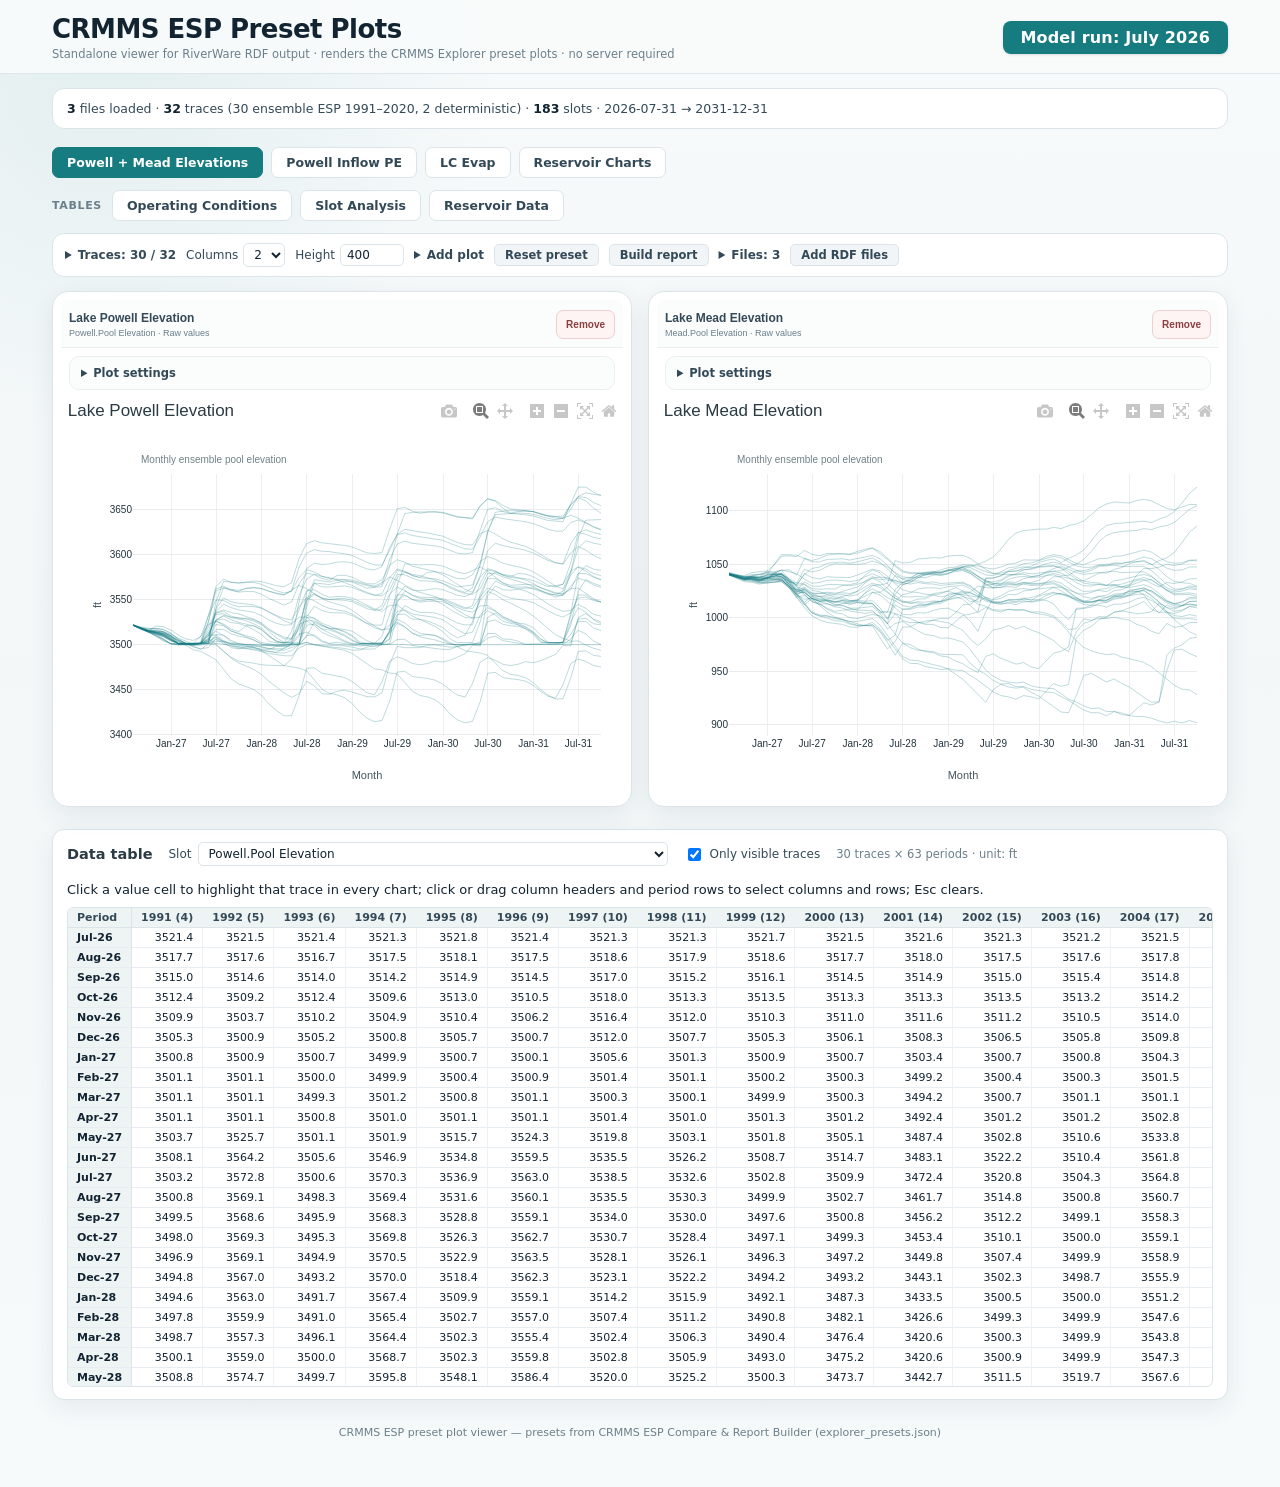
<file: index.html>
<!DOCTYPE html>
<html lang="en">
<head>
<meta charset="utf-8">
<meta name="viewport" content="width=device-width, initial-scale=1">
<title>CRMMS ESP Preset Plots</title>
<style>
  :root {
    --ink: #122331;
    --ink-soft: #334957;
    --ink-faint: #6b7f8b;
    --line: #dbe5e9;
    --line-soft: #eaf0f2;
    --panel: #ffffff;
    --bg: #f7fafb;
    --accent: #167c80;
    --warn: #ad6a20;
    --error: #a84d4d;
    --ok: #2e7d43;
    --shadow-sm: 0 8px 24px rgba(28, 56, 70, .08);
  }
  * { box-sizing: border-box; }
  html, body { margin: 0; padding: 0; }
  body {
    font-family: Inter, ui-sans-serif, system-ui, -apple-system, BlinkMacSystemFont, "Segoe UI", sans-serif;
    background:
      radial-gradient(circle at 8% 3%, rgba(22, 124, 128, .09), transparent 25rem),
      linear-gradient(180deg, #f7fafb 0, #f3f7f8 42rem, #f7fafb 100%);
    color: var(--ink);
    font-size: 13px;
    padding-bottom: 48px;
    -webkit-font-smoothing: antialiased;
  }
  header {
    background: rgba(250, 252, 252, .86);
    border-bottom: 1px solid rgba(219, 229, 233, .9);
    padding: 14px 22px 12px;
  }
  header .header-row {
    display: flex;
    align-items: center;
    justify-content: space-between;
    gap: 20px;
    flex-wrap: wrap;
  }
  header .header-left {
    flex: 1 1 auto;
  }
  header .header-right {
    flex: 0 0 auto;
    display: flex;
    align-items: center;
    gap: 16px;
  }
  header h1 {
    margin: 0;
    font-size: 26px;
    font-weight: 700;
    color: var(--ink);
    letter-spacing: -0.02em;
  }
  header .tagline {
    margin-top: 3px;
    font-size: 11.5px;
    color: var(--ink-faint);
  }
  .run-badge {
    display: none;
    font-size: 16px;
    font-weight: 700;
    color: #fff;
    background: var(--accent);
    border-radius: 8px;
    padding: 7px 18px;
    letter-spacing: 0.01em;
    box-shadow: 0 1px 3px rgba(0,0,0,0.12);
    white-space: nowrap;
  }
  .docs-link {
    display: inline-block;
    margin: 8px 0 0 0;
    font-size: 12px;
    font-weight: 600;
    color: var(--accent);
    text-decoration: none;
    border-bottom: 1px dotted var(--accent);
  }
  .docs-link:hover { color: #116366; }
  .wrap { max-width: 1220px; margin: 0 auto; padding: 0 22px; }

  #statusPanel { margin-top: 14px; }
  .status-card {
    background: var(--panel);
    border: 1px solid var(--line);
    border-radius: 12px;
    padding: 10px 14px;
    margin-bottom: 12px;
    font-size: 12.5px;
    line-height: 1.55;
  }
  .status-card.loading { color: var(--ink-soft); }
  .status-card.error { border-color: #e5b5b0; background: #fdf6f5; color: var(--error); }
  .status-card.summary { color: var(--ink-soft); }
  .status-card.summary b { color: var(--ink); }
  .warn-line { color: var(--warn); }
  .conflict-line { color: var(--error); }

  #dropZone {
    display: none;
    margin-top: 16px;
    border: 2px dashed #a9bcc4;
    border-radius: 12px;
    background: var(--panel);
    padding: 42px 20px;
    text-align: center;
    color: var(--ink-soft);
    cursor: pointer;
  }
  #dropZone.dragover { border-color: var(--accent); background: #f0f7f7; }
  #dropZone h2 { margin: 0 0 6px; font-size: 15px; font-weight: 600; color: var(--ink); }
  #dropZone p { margin: 4px 0; font-size: 12px; color: var(--ink-faint); }
  #dropZone input[type=file] { display: none; }
  #dropZone .browse {
    display: inline-block; margin-top: 10px; padding: 7px 16px;
    background: var(--accent); color: #fff; border-radius: 6px;
    font-size: 12.5px; font-weight: 600;
  }

  #presetBar {
    display: none;
    margin: 18px 0 12px;
    flex-wrap: wrap;
    gap: 8px;
  }
  #presetBar button {
    font-family: inherit;
    font-size: 12.5px;
    font-weight: 600;
    color: var(--ink-soft);
    background: var(--panel);
    border: 1px solid var(--line);
    border-radius: 7px;
    padding: 7px 14px;
    cursor: pointer;
  }
  #presetBar button:hover { border-color: var(--accent); color: var(--accent); }
  #presetBar button.active { background: var(--accent); border-color: var(--accent); color: #fff; }
  #tablePresetBar {
    display: none;
    margin: 0 0 12px;
    flex-wrap: wrap;
    align-items: center;
    gap: 8px;
  }
  #tablePresetBar .bar-label {
    font-size: 11px;
    font-weight: 800;
    text-transform: uppercase;
    letter-spacing: .06em;
    color: var(--ink-faint);
    margin-right: 2px;
  }
  #tablePresetBar button {
    font-family: inherit;
    font-size: 12.5px;
    font-weight: 600;
    color: var(--ink-soft);
    background: var(--panel);
    border: 1px solid var(--line);
    border-radius: 7px;
    padding: 7px 14px;
    cursor: pointer;
  }
  #tablePresetBar button:hover { border-color: var(--accent); color: var(--accent); }
  #tablePresetBar button.active { background: var(--navy, #0b3144); border-color: var(--navy, #0b3144); color: #fff; }

  /* custom table blocks */
  /* Reservoir Data / Reservoir Charts cards */
  .res-card {
    display: flex; flex-direction: column; align-items: flex-start; gap: 6px;
    background: var(--panel); border: 1px solid var(--line); border-radius: 12px;
    box-shadow: var(--shadow-sm); padding: 14px 16px;
    font-family: inherit; text-align: left;
  }
  .res-card-name { font-size: 15px; font-weight: 800; color: var(--ink); cursor: pointer; display: flex; align-items: baseline; gap: 6px; }
  .res-card-name:hover { color: var(--accent, #177c80); }
  .res-card-name .res-chevron { color: var(--ink-faint); font-size: 12px; }
  .res-card-name .res-card-count { margin-left: auto; font-weight: 400; }
  .res-card-open { border-color: var(--accent, #177c80); background: #f4fafb; }
  .res-check {
    display: flex; align-items: center; gap: 7px;
    font-size: 12px; color: var(--ink-soft); cursor: pointer; user-select: none;
  }
  .res-check input { width: auto; accent-color: #177c80; }
  .res-chip {
    font-size: 10.5px; color: var(--ink-soft); background: #eef3f4;
    border: 1px solid var(--line-soft); border-radius: 20px; padding: 2px 9px;
  }
  .table-block {
    background: var(--panel);
    border: 1px solid var(--line);
    border-radius: 12px;
    box-shadow: var(--shadow-sm);
    padding: 12px 14px;
    margin-bottom: 16px;
    min-width: 0;  /* grid items must be allowed to shrink; the scroll wrapper scrolls */
  }
  .table-block-head { display: flex; align-items: baseline; justify-content: space-between; gap: 14px; flex-wrap: wrap; margin-bottom: 8px; }
  .table-block-head strong { font-size: 14px; color: var(--ink); }
  .table-block-head .table-block-sub { font-size: 11px; color: var(--ink-faint); }
  .table-block-head .table-remove { margin-left: auto; color: #a8443f; border-color: #e4c6c3; }
  .table-block-head .table-remove:hover { background: #faf0ef; }
  .add-slot-row { display: flex; align-items: center; gap: 10px; margin-bottom: 14px; flex-wrap: wrap; }
  .add-slot-row select { max-width: 340px; }
  .table-block .dt-scroll { border-radius: 8px; }
  .total-col { background: #f6f9fa; color: var(--ink-soft); }
  .dt-controls { display: flex; align-items: center; gap: 16px; flex-wrap: wrap; }
  #dataTableSection.dt-highlight .dt-controls { display: none; }
  .dt-slot-heading {
    margin: 14px 0 6px; font-size: 12.5px; font-weight: 700; color: var(--ink-soft);
  }
  .dt-slot-heading small { font-weight: 400; color: var(--ink-faint); }
  .filters-panel { margin: 8px; border: 1px solid var(--line-soft); border-radius: 10px; background: #fbfcfc; }
  .filters-panel > summary { padding: 8px 11px; font-weight: 800; cursor: pointer; font-size: 11.5px; color: var(--ink-soft); }
  /* compact 7-column layout: controls hug the left in ~2 rows */
  .filters-grid { display: grid; grid-template-columns: repeat(7, max-content); gap: 8px 10px; align-items: end; justify-content: start; padding: 4px 11px 12px; }
  .filters-grid label { display: grid; gap: 3px; font-size: 10px; font-weight: 700; color: var(--ink-faint); }
  .filters-grid select, .filters-grid input {
    font-family: inherit; font-size: 11.5px; color: var(--ink);
    border: 1px solid var(--line); border-radius: 7px; padding: 5px 7px; background: #fff;
  }
  .filters-grid .check-row { display: flex; gap: 5px; align-items: center; font-size: 11.5px; color: var(--ink-soft); font-weight: 400; text-transform: none; white-space: nowrap; }
  .filters-grid .check-row input { width: auto; }
  .filters-grid [data-tfield="slot"] { width: 200px; }
  .filters-grid [data-tfield="rows"] { width: 165px; }
  .filters-grid [data-tfield="stat"] { width: 120px; }
  .filters-grid [data-tfield="traces"] { width: 130px; }
  .filters-grid [data-tfield="yearFrom"], .filters-grid [data-tfield="yearTo"] { width: 78px; }
  .filters-grid [data-tfield="months"] { width: 115px; }
  .filters-grid [data-tfield="pageFilterOp"] { width: 72px; }
  .filters-grid [data-tfield="decimals"] { width: 64px; }
  .filters-grid [data-tfield="scale"] { width: 115px; }
  .filters-grid [data-tfield="pageFilterValue"], .filters-grid [data-tfield="pageFilterValue2"] { width: 90px; }
  .filters-grid [data-tfield="pageFilterMode"] { width: 145px; }
  .data-table tr.row-selected td, .data-table tr.row-selected th, .scatter-points-table tr.row-selected td, .scatter-points-table tr.row-selected th { background: #e4f3f1 !important; }
  .data-table td.period { cursor: pointer; }
  #presetBar .preset-desc {
    flex-basis: 100%;
    font-size: 11.5px;
    color: var(--ink-faint);
    margin: 2px 0 0 2px;
  }

  #plotGrid {
    display: grid;
    grid-template-columns: repeat(2, minmax(0, 1fr));
    gap: 16px;
  }
  @media (max-width: 1200px) { #plotGrid { grid-template-columns: 1fr; } }
  .plot-card {
    background: var(--panel);
    border: 1px solid var(--line);
    border-radius: 16px;
    box-shadow: var(--shadow-sm);
    padding: 8px;
    min-width: 0;
  }
  .plot-card .plot-slot-warning {
    padding: 18px 16px;
    color: var(--warn);
    font-size: 12.5px;
  }
  .plot-card .js-plotly-plot { width: 100% !important; }

  footer {
    margin-top: 26px;
    text-align: center;
    font-size: 11px;
    color: var(--ink-faint);
  }

  /* ---- chart toolbar & per-card controls ---- */
  #chartToolbar {
    display: none;
    flex-wrap: wrap;
    align-items: center;
    gap: 10px;
    margin: 0 0 14px;
    background: var(--panel);
    border: 1px solid var(--line);
    border-radius: 12px;
    padding: 9px 12px;
    font-size: 12px;
    color: var(--ink-soft);
  }
  #chartToolbar label { display: inline-flex; align-items: center; gap: 5px; }
  #chartToolbar select, #chartToolbar input[type=number] {
    font-family: inherit; font-size: 12px; color: var(--ink);
    border: 1px solid var(--line); border-radius: 5px; padding: 3px 6px; background: #fff;
  }
  #chartToolbar button, .card-controls button, .trace-actions button, .add-pop button {
    font-family: inherit; font-size: 11.5px; font-weight: 600;
    color: var(--ink-soft); background: #f2f5f7;
    border: 1px solid var(--line); border-radius: 5px;
    padding: 3px 10px; cursor: pointer;
  }
  #chartToolbar button:hover, .card-controls button:hover,
  .trace-actions button:hover, .add-pop button:hover { border-color: var(--accent); color: var(--accent); }
  #chartToolbar summary, .card-controls summary { cursor: pointer; user-select: none; }
  #chartToolbar summary { font-weight: 600; color: var(--ink-soft); }
  .trace-pop, .add-pop, .files-pop {
    position: absolute; z-index: 30;
    background: #fff; border: 1px solid var(--line); border-radius: 8px;
    box-shadow: 0 6px 22px rgba(30, 45, 55, 0.14);
    padding: 10px 12px; margin-top: 6px;
    max-height: 320px; overflow: auto;
  }
  #traceControl, #addPlotControl, #filesControl { position: relative; }
  .files-pop {
    min-width: 280px; max-width: 400px;
    right: 0;
  }
  .files-pop-header {
    display: flex; align-items: center; justify-content: space-between;
    gap: 12px; padding-bottom: 8px; margin-bottom: 8px;
    border-bottom: 1px solid var(--line-soft);
  }
  .files-pop-title { font-weight: 600; font-size: 12px; color: var(--ink); }
  .files-unload-all {
    font-size: 11px !important; padding: 2px 7px !important;
    color: #c0392b !important; background: #fdf2f2 !important; border-color: #f5c6cb !important;
  }
  .files-unload-all:hover {
    background: #f8d7da !important; border-color: #c0392b !important; color: #a93226 !important;
  }
  .files-list {
    display: flex; flex-direction: column; gap: 5px;
    max-height: 220px; overflow-y: auto;
  }
  .file-item {
    display: flex; align-items: center; justify-content: space-between;
    gap: 8px; padding: 5px 8px; background: #fbfcfc;
    border: 1px solid var(--line-soft); border-radius: 5px;
  }
  .file-item-info { min-width: 0; flex: 1; }
  .file-item-name {
    font-weight: 600; font-size: 11.5px; color: var(--ink-soft);
    white-space: nowrap; overflow: hidden; text-overflow: ellipsis;
  }
  .file-item-meta {
    font-size: 10px; color: var(--ink-faint); margin-top: 2px;
  }
  .file-remove-btn {
    flex: none; width: 20px; height: 20px; padding: 0 !important;
    display: flex; align-items: center; justify-content: center;
    border-radius: 4px; font-size: 13px !important; line-height: 1 !important;
    color: var(--ink-faint) !important; background: transparent !important;
    border: 1px solid transparent !important; cursor: pointer;
  }
  .file-remove-btn:hover {
    color: #c0392b !important; background: #fdf2f2 !important; border-color: #f5c6cb !important;
  }
  .files-pop-footer {
    margin-top: 8px; padding-top: 8px; border-top: 1px solid var(--line-soft);
    display: flex; justify-content: flex-end;
  }
  .trace-actions { display: flex; gap: 6px; margin-bottom: 8px; }
  #traceCheckboxes { display: grid; grid-template-columns: repeat(4, minmax(120px, 1fr)); gap: 2px 10px; }
  #traceCheckboxes label { display: flex; align-items: center; gap: 5px; font-size: 11.5px; white-space: nowrap; }
  .add-pop label { display: flex; align-items: center; justify-content: space-between; gap: 8px; margin-bottom: 7px; }

  .card-head {
    display: flex; align-items: center; gap: 10px;
    padding: 10px 8px 8px;
    border-bottom: 1px solid var(--line-soft);
    background: #fbfcfc;
    border-radius: 8px 8px 0 0;
  }
  .plot-card-slot { min-width: 160px; flex: 1; overflow: hidden; }
  .plot-card-slot strong {
    display: block; font: 600 12px/1.25 "Segoe UI", Tahoma, sans-serif;
    white-space: nowrap; overflow: hidden; text-overflow: ellipsis; color: var(--ink-soft);
  }
  .plot-card-slot small {
    display: block; margin-top: 2px; color: var(--ink-faint);
    font: 400 9px/1.2 "Segoe UI", Tahoma, sans-serif;
  }
  .card-year {
    display: grid; gap: 2px; flex: none;
    font: 600 9px/1.15 "Segoe UI", Tahoma, sans-serif;
    color: var(--ink-faint); text-transform: uppercase; letter-spacing: .02em;
  }
  .card-year select {
    min-width: 92px; border: 1px solid var(--line); border-radius: 7px;
    background: #fff; color: var(--ink-soft); padding: 5px 7px;
    font: 400 10px/1.2 "Segoe UI", Tahoma, sans-serif; text-transform: none; letter-spacing: 0;
  }
  .card-remove {
    flex: none; align-self: end; height: 29px;
    font: 600 10px "Segoe UI", Tahoma, sans-serif;
    color: #8c3f3f; background: #fff4f4; border: 1px solid #edd0d0;
    border-radius: 7px; padding: 5px 9px; cursor: pointer;
  }
  .card-remove:hover { background: #ffecec; }
  .plot-display-settings { margin: 8px; border: 1px solid var(--line-soft); border-radius: 10px; background: #fbfcfc; }
  .plot-display-settings > summary { padding: 9px 11px; font-weight: 800; cursor: pointer; font-size: 11.5px; color: var(--ink-soft); }
  .control-grid {
    display: grid; grid-template-columns: repeat(2, minmax(0, 1fr));
    gap: 9px; padding: 4px 11px 12px;
  }
  .control-grid label {
    display: flex; flex-direction: column; gap: 2px;
    font-size: 10.5px; color: var(--ink-faint);
  }
  .control-grid label.inline { flex-direction: row; align-items: center; gap: 6px; font-size: 11.5px; color: var(--ink-soft); }
  .control-grid input, .control-grid select, .control-grid textarea {
    font-family: inherit; font-size: 12px; color: var(--ink);
    border: 1px solid var(--line); border-radius: 5px;
    padding: 3px 6px; background: #fff; width: 100%;
  }
  .control-grid textarea { resize: vertical; min-height: 44px; }
  .control-grid .field-span { grid-column: 1 / -1; }
  .control-grid .hint { font-size: 10px; color: var(--ink-faint); }
  .empty-note { grid-column: 1 / -1; color: var(--ink-faint); padding: 20px 4px; font-size: 12.5px; }

  /* zero-data / no-trace note inside plot cards */
  .plot-note {
    margin: 0 8px 8px;
    padding: 8px 12px;
    background: #fff3df;
    border: 1px solid #ecd9b0;
    border-radius: 8px;
    color: var(--warn);
    font-size: 12px;
  }

  /* keep Plotly's SVG text visually light, as the App does (styles.css:1103) */
  .plot-area .gtitle, .plot-area .xtitle, .plot-area .ytitle,
  .plot-area .annotation-text, .plot-area .legendtext, .plot-area .hovertext,
  .plot-area .xtick text, .plot-area .ytick text {
    font-family: "Segoe UI", Tahoma, Geneva, Verdana, sans-serif !important;
    font-weight: 400 !important;
    font-style: normal !important;
    text-shadow: none !important;
    stroke: none !important;
    stroke-width: 0 !important;
  }

  /* per-card scatter data table (App's renderScatterDataTables) */
  .mini-button {
    font: 600 10px "Segoe UI", Tahoma, sans-serif;
    color: var(--ink-soft); background: #fff;
    border: 1px solid var(--line); border-radius: 7px;
    padding: 5px 9px; cursor: pointer;
  }
  .mini-button:hover { border-color: var(--accent); color: var(--accent); }
  .scatter-data-details { margin: 8px 0 2px; border-top: 1px solid var(--line-soft); padding-top: 7px; }
  .scatter-data-details > summary { cursor: pointer; color: var(--ink-soft); font-size: 11px; font-weight: 800; }
  .scatter-data-actions { display: flex; align-items: center; gap: 7px; padding: 8px 0; }
  .scatter-copy-status { color: var(--ink-faint); font-size: 10px; }
  .scatter-points-table th button {
    border: 0; background: transparent; color: inherit;
    font: inherit; font-weight: 800; cursor: pointer; padding: 0;
  }
  .scatter-points-table th button:hover { text-decoration: underline; }
  .scatter-empty-note { color: var(--ink-faint); font-size: 11.5px; padding: 4px 0; }

  /* linked highlight hint */
  #highlightInfo {
    display: none;
    color: var(--accent);
    font-weight: 600;
  }
  #highlightInfo.active { display: inline; }

  /* data table */
  #dataTableSection {
    display: none;
    margin-top: 22px;
    background: var(--panel);
    border: 1px solid var(--line);
    border-radius: 12px;
    box-shadow: var(--shadow-sm);
    padding: 12px 14px;
  }
  .dt-head { display: flex; align-items: center; gap: 16px; margin-bottom: 10px; flex-wrap: wrap; }
  .dt-head h2 { margin: 0; font-size: 14.5px; color: #2b3b43; }
  .dt-head label { font-size: 12px; color: var(--ink-soft); display: inline-flex; gap: 6px; align-items: center; }
  .dt-head select {
    font-family: inherit; font-size: 12px; color: var(--ink);
    border: 1px solid var(--line); border-radius: 5px; padding: 3px 6px; background: #fff;
  }
  #dtInfo { font-size: 11.5px; color: var(--ink-faint); }
  .dt-scroll { overflow: auto; max-height: 480px; border: 1px solid var(--line); border-radius: 6px; }
  /* shared cell gridlines for every data table (main data table, highlight
   * view groups, scatter data tables, Slot Analysis blocks) */
  .data-table, .scatter-points-table { border-collapse: separate; border-spacing: 0; font-size: 11px; }
  .data-table th, .data-table td, .scatter-points-table th, .scatter-points-table td {
    padding: 3px 9px;
    border-bottom: 1px solid #e7edf0;   /* subtle row line */
    border-right: 1px solid #eef2f4;    /* subtle column separator */
    white-space: nowrap;
  }
  .data-table thead th, .scatter-points-table thead th { border-bottom: 1px solid #dce4e8; }
  .data-table thead th, .scatter-points-table thead th {
    position: sticky; top: 0; z-index: 2;
    background: #eef3f4; font-weight: 600; color: var(--ink-soft);
    cursor: pointer; user-select: none;
  }
  .data-table td.period, .data-table th.period, .scatter-points-table td.period, .scatter-points-table th.period {
    position: sticky; left: 0; z-index: 1;
    background: #eef3f4; font-weight: 600; text-align: left;
    border-right: 1px solid #dce4e8;   /* separate the sticky period column from the values */
    cursor: default; user-select: none;
  }
  .data-table thead th.period { z-index: 3; }
  .data-table td:not(.period), .scatter-points-table td:not(.period) { text-align: right; cursor: pointer; font-variant-numeric: tabular-nums; }
  .data-table td:not(.period):hover, .scatter-points-table td:not(.period):hover { background: #eef4f5; }
  .data-table .dt-hl, .scatter-points-table .dt-hl { background: rgba(22, 124, 128, 0.16); color: #0e4f52; font-weight: 700; }
  .data-table thead th.dt-hl, .scatter-points-table thead th.dt-hl { background: rgba(22, 124, 128, 0.3); }
  .scatter-points-table td.page-hl { background: rgba(243, 156, 18, 0.3); font-weight: 600; }
  .data-table .dt-dim, .scatter-points-table .dt-dim { color: #aeb8bd; background: #fafbfc; font-weight: 400; }
  /* Excel-style drag selection on value cells */
  .data-table tbody, .scatter-points-table tbody { user-select: none; -webkit-user-select: none; }
  .data-table td.cell-sel, .scatter-points-table td.cell-sel { background: rgba(52, 120, 190, 0.22) !important; }
  .data-table td.cell-sel:hover, .scatter-points-table td.cell-sel:hover { background: rgba(52, 120, 190, 0.22) !important; }
  /* Operating condition probability matrix styling */
  .prob-matrix-table td.prob-val-cell { font-size: 12px; font-weight: 600; color: var(--ink); }
  .prob-matrix-table .prob-header-row td { font-size: 12px; letter-spacing: 0.02em; border-top: 1px solid #dce4e8; border-bottom: 1px solid #dce4e8; }
  .prob-matrix-table .prob-data-row:hover td:not(.period) { background: #eef4f5; }
  .prob-action-col, .prob-action-cell { width: 95px; min-width: 95px; }
  .prob-action-cell button { margin: 0 1px; line-height: 1; }
  #cellStatsBar {
    display: none; position: fixed; right: 18px; bottom: 16px; z-index: 260;
    align-items: center; gap: 10px;
    background: #223140; color: #f2f6f8; font-size: 11.5px;
    border-radius: 9px; padding: 7px 12px; box-shadow: 0 6px 18px rgba(15, 35, 49, 0.35);
    font-variant-numeric: tabular-nums; max-width: min(680px, calc(100vw - 36px));
  }
  #cellStatsBar.on { display: flex; }
  #cellStatsBar button {
    font-family: inherit; font-size: 11px; cursor: pointer;
    background: #3a4f60; color: #f2f6f8; border: none; border-radius: 6px; padding: 3px 9px;
  }
  #cellStatsBar button:hover { background: #4a6275; }

  /* ---- printable report overlay ---- */
  #reportOverlay {
    display: none;
    position: fixed; inset: 0; z-index: 300;
    background: #fff; overflow: auto;
  }
  body.report-mode { overflow: hidden; }
  body.report-mode #reportOverlay { display: block; }
  .report-toolbar {
    position: sticky; top: 0; z-index: 5;
    display: flex; align-items: center; gap: 14px; flex-wrap: wrap;
    background: #f2f5f7; border-bottom: 1px solid var(--line);
    padding: 10px 18px; font-size: 13px; color: var(--ink-soft);
  }
  .report-toolbar .report-hint { font-size: 11.5px; color: var(--ink-faint); }
  .report-toolbar button {
    font-family: inherit; font-size: 12px; font-weight: 600;
    color: var(--ink-soft); background: #fff;
    border: 1px solid var(--line); border-radius: 6px;
    padding: 5px 12px; cursor: pointer;
  }
  .report-toolbar button:hover { border-color: var(--accent); color: var(--accent); }
  .report-toolbar label.inline { display: inline-flex; align-items: center; gap: 5px; font-size: 12px; }
  .report-page { max-width: 940px; margin: 0 auto; padding: 28px 32px 60px; color: var(--ink); }
  .report-page h1 { font-size: 21px; margin: 0 0 2px; color: #2b3b43; outline: none; }
  .report-page .report-meta { font-size: 11.5px; color: var(--ink-faint); margin-bottom: 16px; }
  .report-page h2 { font-size: 15px; margin: 22px 0 8px; color: #2b3b43; border-bottom: 1px solid var(--line); padding-bottom: 4px; }
  .report-page h3 { font-size: 13px; margin: 18px 0 2px; color: #2b3b43; }
  .report-page .report-sub { font-size: 11px; color: var(--ink-faint); margin-bottom: 6px; }
  .report-page img.report-chart { width: 100%; border: 1px solid var(--line); border-radius: 4px; }
  .report-page [contenteditable] {
    outline: none; min-height: 1.5em; font-size: 12.5px; line-height: 1.55;
    border: 1px dashed transparent; padding: 4px 6px; border-radius: 4px;
  }
  .report-page [contenteditable]:empty::before { content: attr(data-ph); color: #b3bcc1; }
  .report-page [contenteditable]:hover, .report-page [contenteditable]:focus { border-color: var(--line); background: #fafcfc; }
  .report-page table { border-collapse: collapse; width: 100%; font-size: 9px; }
  .report-page th, .report-page td { border: 1px solid #dde4e8; padding: 2px 5px; white-space: nowrap; }
  .report-page thead th { background: #f2f5f7; text-align: right; }
  .report-page thead th:first-child, .report-page td:first-child { text-align: left; font-weight: 600; }
  .report-page td.dt-hl, .report-page th.dt-hl { background: rgba(22, 124, 128, 0.15); }
  .report-page td.dt-dim, .report-page th.dt-dim { color: #b9c2c7; }
  .report-page .report-table-chunk { margin-top: 14px; overflow-x: auto; }
  @media print {
    @page { size: A4 portrait; margin: 12mm; }
    html, body { height: auto !important; overflow: visible !important; background: #fff !important; }
    body.report-mode > *:not(#reportOverlay) { display: none !important; }
    #reportOverlay {
      display: block !important;
      position: static !important;
      overflow: visible !important;
      height: auto !important;
    }
    .no-print { display: none !important; }
    .report-page { max-width: none; padding: 0; }
    .report-page [contenteditable] { border: none; padding: 0; }
    .report-page h3 { break-after: avoid; }
    .report-page img.report-chart { break-inside: avoid; }
    .report-page table { font-size: 9.5px; }
    .report-table-chunk + .report-table-chunk { break-before: page; }
  }
</style>
</head>
<body>
<header>
  <div class="wrap">
    <div class="header-row">
      <div class="header-left">
        <h1 id="pageTitle">CRMMS ESP Preset Plots</h1>
        <div class="tagline">Standalone viewer for RiverWare RDF output &middot; renders the CRMMS Explorer preset plots &middot; no server required</div>
        <!-- <a id="docsLink" class="docs-link" href="#" target="_blank" rel="noopener">User guide</a> -->
      </div>
      <div class="header-right">
        <div id="runDateBadge" class="run-badge"></div>
      </div>
    </div>
  </div>
</header>

<div class="wrap">
  <div id="statusPanel"></div>

  <div id="dropZone">
    <h2>Drop .rdf files here</h2>
    <p id="dropZoneNote">RDF files could not be loaded automatically (opened from disk, or the configured files were not found).</p>
    <p>All dropped files are merged into one run, matching the CRMMS ESP Compare app.</p>
    <span class="browse">Browse for files&hellip;</span>
    <input type="file" id="fileInput" accept=".rdf" multiple>
  </div>

  <nav id="presetBar"></nav>
  <nav id="tablePresetBar"></nav>

  <div id="chartToolbar">
    <details id="traceControl">
      <summary id="traceSummary">Traces</summary>
      <div class="trace-pop">
        <div class="trace-actions">
          <button type="button" data-trace-action="all">All</button>
          <button type="button" data-trace-action="ensemble">Ensemble only</button>
          <button type="button" data-trace-action="none">None</button>
        </div>
        <div id="traceCheckboxes"></div>
      </div>
    </details>
    <label>Columns
      <select id="gridColumns">
        <option value="1">1</option>
        <option value="2">2</option>
        <option value="3">3</option>
      </select>
    </label>
    <label>Height <input id="plotHeight" type="number" min="250" max="700" step="10" style="width:64px"></label>
    <details id="addPlotControl">
      <summary>Add plot</summary>
      <div class="add-pop">
        <label>Slot <select id="addSlot"></select></label>
        <label>Type
          <select id="addType">
            <option value="line">Line</option>
            <option value="bar">Bar (one bar per trace)</option>
            <option value="stacked_bar">Stacked bar</option>
            <option value="scatter">Scatter (X vs Y)</option>
            <option value="box">Box (per-period distribution)</option>
          </select>
        </label>
        <button type="button" id="addPlotBtn">Add plot</button>
      </div>
    </details>
    <button type="button" id="resetPresetBtn" title="Undo all adjustments made to this preset">Reset preset</button>
    <button type="button" id="buildReportBtn" title="Build a printable report with all charts, notes and the data table">Build report</button>
    <details id="filesControl">
      <summary id="filesSummary">Files: 0</summary>
      <div class="files-pop">
        <div class="files-pop-header">
          <span class="files-pop-title">Loaded RDF files</span>
          <button type="button" id="unloadAllFilesBtn" class="files-unload-all" title="Unload all loaded RDF files">Unload all</button>
        </div>
        <div id="loadedFilesList" class="files-list"></div>
        <div class="files-pop-footer">
          <button type="button" id="popAddFilesBtn">+ Add RDF files</button>
        </div>
      </div>
    </details>
    <button type="button" id="addFilesBtn" title="Add .rdf files to the dataset (merges with currently loaded data)">Add RDF files</button>
    <span id="highlightInfo"></span>
  </div>

  <main id="plotGrid"></main>

  <section id="dataTableSection">
    <div class="dt-head">
      <h2>Data table</h2>
      <span id="dtControls" class="dt-controls">
        <label>Slot <select id="dtSlot"></select></label>
        <label class="inline"><input type="checkbox" id="dtOnlyVisible"> Only visible traces</label>
      </span>
      <span id="dtInfo"></span>
      <span id="dtHint">Click a value cell to highlight that trace in every chart; click or drag column headers and period rows to select columns and rows; Esc clears.</span>
    </div>
    <div id="dtTables"></div>
  </section>

  <footer>CRMMS ESP preset plot viewer &mdash; presets from CRMMS ESP Compare &amp; Report Builder (explorer_presets.json)</footer>
</div>

<div id="reportOverlay">
  <div class="report-toolbar no-print">
    <strong>Report preview</strong>
    <span class="report-hint">Edit the title, notes and assumptions directly, then print.</span>
    <button type="button" id="reportPrintBtn">Print / Save as PDF</button>
    <label class="inline"><input type="checkbox" id="reportTableToggle" checked> Include data table</label>
    <button type="button" id="reportCloseBtn">Close</button>
  </div>
  <div class="report-page" id="reportPage"></div>
</div>

<script src="plotly.min.js"></script>

<script>
"use strict";

/* =========================================================================
 * CONFIGURATION — EDIT THIS when hosting on GitHub Pages or any web server.
 *
 * List the RDF files to load, as paths relative to THIS HTML file. The files
 * are fetched automatically on page load — no clicks, no permission prompts.
 * Typically you commit your RDF files into a  data/  folder next to this
 * file and list them here, e.g.:
 *
 *   const RDF_FILES = ["./data/myprediction_run.rdf"];
 *   const RDF_FILES = ["./data/traces_part1.rdf", "./data/traces_part2.rdf"];
 *
 * Multiple files are merged into one run (same behavior as the CRMMS ESP
 * Compare app: duplicate slot/trace/timestep values must agree).
 *
 * When opened from your local disk (file://), browsers block automatic file
 * reading — the page then shows a drag-and-drop zone instead. Drop one or
 * more .rdf files there and the identical pipeline runs.
 * ========================================================================= */
const RDF_FILES = [
  "./data/res.rdf",
  "./data/flags.rdf",
  "./data/streamflow.rdf",
];

/* Optional: page title shown in the header. */
const PAGE_TITLE = "CRMMS ESP Preset Plots";

/* Optional: link to the user guide shown in the header. Point it at the
 * rendered markdown on GitHub (or any URL). Empty string hides the link. */
const DOCS_URL = "https://github.com/ramakrb/CRMMS-ESP-Workbench/blob/main/docs/viewer-guide.md";

/* =========================================================================
 * Reservoir card pages — EDIT THIS to add/remove reservoirs or slots, or to
 * add whole new pages. Each entry becomes one button:
 *
 *   id          unique key (also stores the page's per-slot settings)
 *   name        button + page title
 *   kind        "data"   → slot tables,   button in the Tables bar
 *               "charts" → slot charts,   button in the Plots bar
 *   reservoirs  reservoir names as shown on the cards. The slot lookup also
 *               tries the name without spaces ("Flaming Gorge" →
 *               "FlamingGorge.Pool Elevation"), so use the readable name.
 *   slots       slot suffixes to offer on the cards, in display order.
 *
 * A reservoir only appears if the loaded RDF files contain at least one of
 * the listed slots. Remove entries (or set RESERVOIR_PAGES = [] ) to hide
 * the feature entirely.
 * ========================================================================= */
const RESERVOIR_PAGES = [
  {
    id: "reservoir-data",
    name: "Reservoir Data",
    kind: "data",
    reservoirs: [
      "Powell", "Mead", "Fontenelle", "Flaming Gorge", "BlueMesa", "MorrowPoint",
      "Crystal", "Navajo", "TaylorPark", "Vallecito", "Mohave", "Havasu",
    ],
    slots: ["Pool Elevation", "Inflow", "Outflow", "Energy", "Storage", "Spill"],
  },
  {
    id: "reservoir-charts",
    name: "Reservoir Charts",
    kind: "charts",
    reservoirs: [
      "Powell", "Mead", "Fontenelle", "Flaming Gorge", "BlueMesa", "MorrowPoint",
      "Crystal", "Navajo", "TaylorPark", "Vallecito", "Mohave", "Havasu",
    ],
    slots: ["Pool Elevation", "Inflow", "Outflow", "Energy", "Storage", "Spill"],
  },
];

/* Optional: which preset to show first (id from explorer_presets.json).
 * Empty string = the first preset below. */
const DEFAULT_PRESET = "";

/* =========================================================================
 * Preset plot definitions — verbatim plot_presets from explorer_presets.json
 * (CRMMS ESP Compare & Report Builder). Edit/extend to add your own.
 * ========================================================================= */
const PRESETS = /* PRESETS:START */[
  {
    "id": "powell-mead-elevations",
    "name": "Powell + Mead Elevations",
    "description": "",
    "layout": {
      "columns": "2",
      "plot_height": 400
    },
    "plots": [
      {
        "slot": "Powell.Pool Elevation",
        "plot_type": "line",
        "plot_slots": [],
        "stacked_sort_slot": "",
        "stacked_legend_position": "bottom",
        "y_slot": "",
        "scatter_transform": "raw",
        "scatter_x_transform": "raw",
        "scatter_y_transform": "raw",
        "scatter_year": "",
        "scatter_basis": "calendar",
        "scatter_x_basis": "calendar",
        "scatter_y_basis": "calendar",
        "transform": "raw",
        "annual_year": "",
        "bar_sort": "none",
        "reference_lines": [],
        "title": "Lake Powell Elevation",
        "subtitle": "Monthly ensemble pool elevation",
        "x_axis_title": "",
        "y_axis_title": "",
        "line_width": 1,
        "show_grid": true,
        "y_axis_mode": "auto",
        "y_min": "",
        "y_max": "",
        "percentile_band": false,
        "percentile_low": 10,
        "percentile_high": 90,
        "unit_factor": 1,
        "unit_offset": 0,
        "display_unit": "ft",
        "x_range_mode": "full",
        "x_range_start": "",
        "x_range_end": ""
      },
      {
        "slot": "Mead.Pool Elevation",
        "plot_type": "line",
        "plot_slots": [],
        "stacked_sort_slot": "",
        "stacked_legend_position": "bottom",
        "y_slot": "",
        "scatter_transform": "raw",
        "scatter_x_transform": "raw",
        "scatter_y_transform": "raw",
        "scatter_year": "",
        "scatter_basis": "calendar",
        "scatter_x_basis": "calendar",
        "scatter_y_basis": "calendar",
        "transform": "raw",
        "annual_year": "",
        "bar_sort": "none",
        "reference_lines": [],
        "title": "Lake Mead Elevation",
        "subtitle": "Monthly ensemble pool elevation",
        "x_axis_title": "",
        "y_axis_title": "",
        "line_width": 1,
        "show_grid": true,
        "y_axis_mode": "auto",
        "y_min": "",
        "y_max": "",
        "percentile_band": false,
        "percentile_low": 10,
        "percentile_high": 90,
        "unit_factor": 1,
        "unit_offset": 0,
        "display_unit": "ft",
        "x_range_mode": "full",
        "x_range_start": "",
        "x_range_end": ""
      }
    ]
  },
  {
    "id": "powell-inflow-pe",
    "name": "Powell Inflow PE",
    "description": "",
    "layout": {
      "columns": "2",
      "plot_height": 400
    },
    "plots": [
      {
        "slot": "PowellInflow.Unregulated",
        "plot_type": "scatter",
        "plot_slots": [],
        "stacked_sort_slot": "",
        "stacked_legend_position": "bottom",
        "y_slot": "Powell.Pool Elevation",
        "scatter_transform": "raw",
        "scatter_x_transform": "water_year_sum",
        "scatter_y_transform": "raw",
        "scatter_year": "2027",
        "scatter_basis": "calendar",
        "scatter_x_basis": "calendar",
        "scatter_y_basis": "water",
        "transform": "water_year_sum",
        "annual_year": "",
        "bar_sort": "none",
        "reference_lines": [
          {
            "value": 3510,
            "label": "Protection Elevation",
            "color": "#c0392b",
            "dash": "dash",
            "width": 1.25
          },
          {
            "value": 3490,
            "label": "Minimum Power Pool",
            "color": "#c0392b",
            "dash": "dash",
            "width": 1.25
          }
        ],
        "title": "",
        "subtitle": "",
        "x_axis_title": "",
        "y_axis_title": "",
        "line_width": 1,
        "show_grid": true,
        "y_axis_mode": "auto",
        "y_min": "",
        "y_max": "",
        "percentile_band": false,
        "percentile_low": 10,
        "percentile_high": 90,
        "unit_factor": 1,
        "unit_offset": 0,
        "display_unit": "",
        "x_range_mode": "full",
        "x_range_start": "",
        "x_range_end": ""
      },
      {
        "slot": "PowellInflow.Unregulated",
        "plot_type": "scatter",
        "plot_slots": [],
        "stacked_sort_slot": "",
        "stacked_legend_position": "bottom",
        "y_slot": "Mead.Pool Elevation",
        "scatter_transform": "raw",
        "scatter_x_transform": "water_year_sum",
        "scatter_y_transform": "raw",
        "scatter_year": "2027",
        "scatter_basis": "calendar",
        "scatter_x_basis": "calendar",
        "scatter_y_basis": "calendar",
        "transform": "water_year_sum",
        "annual_year": "",
        "bar_sort": "none",
        "reference_lines": [
          {
            "value": 1010,
            "label": "Consultation Trigger",
            "color": "#c0392b",
            "dash": "dash",
            "width": 1.25
          }
        ],
        "title": "",
        "subtitle": "",
        "x_axis_title": "",
        "y_axis_title": "",
        "line_width": 1,
        "show_grid": true,
        "y_axis_mode": "auto",
        "y_min": "",
        "y_max": "",
        "percentile_band": false,
        "percentile_low": 10,
        "percentile_high": 90,
        "unit_factor": 1,
        "unit_offset": 0,
        "display_unit": "",
        "x_range_mode": "months24",
        "x_range_start": "",
        "x_range_end": ""
      },
      {
        "slot": "PowellInflow.Unregulated",
        "plot_type": "scatter",
        "plot_slots": [],
        "stacked_sort_slot": "",
        "stacked_legend_position": "bottom",
        "y_slot": "Powell.Outflow",
        "scatter_transform": "raw",
        "scatter_x_transform": "water_year_sum",
        "scatter_y_transform": "water_year_sum",
        "scatter_year": "2027",
        "scatter_basis": "calendar",
        "scatter_x_basis": "calendar",
        "scatter_y_basis": "calendar",
        "transform": "water_year_sum",
        "annual_year": "",
        "bar_sort": "none",
        "reference_lines": [],
        "title": "",
        "subtitle": "",
        "x_axis_title": "",
        "y_axis_title": "",
        "line_width": 1,
        "show_grid": true,
        "y_axis_mode": "auto",
        "y_min": "",
        "y_max": "",
        "percentile_band": false,
        "percentile_low": 10,
        "percentile_high": 90,
        "unit_factor": 1,
        "unit_offset": 0,
        "display_unit": "",
        "x_range_mode": "months24",
        "x_range_start": "",
        "x_range_end": ""
      }
    ]
  },
  {
    "id": "lc-evap",
    "name": "LC Evap",
    "description": "",
    "layout": {
      "columns": "2",
      "plot_height": 400
    },
    "plots": [
      {
        "slot": "Mead.Evaporation",
        "plot_type": "stacked_bar",
        "plot_slots": [
          "Mead.Evaporation",
          "Mohave.Evaporation",
          "Havasu.Evaporation"
        ],
        "stacked_sort_slot": "Mead.Evaporation",
        "stacked_legend_position": "bottom",
        "y_slot": "",
        "scatter_transform": "raw",
        "scatter_x_transform": "raw",
        "scatter_y_transform": "raw",
        "scatter_year": "",
        "scatter_basis": "calendar",
        "scatter_x_basis": "calendar",
        "scatter_y_basis": "calendar",
        "transform": "calendar_year_sum",
        "annual_year": "2024",
        "bar_sort": "none",
        "reference_lines": [],
        "title": "Lower Basin Reservoir Evaporation",
        "subtitle": "",
        "x_axis_title": "",
        "y_axis_title": "",
        "line_width": 1,
        "show_grid": true,
        "y_axis_mode": "auto",
        "y_min": "",
        "y_max": "",
        "percentile_band": false,
        "percentile_low": 10,
        "percentile_high": 90,
        "unit_factor": 1,
        "unit_offset": 0,
        "display_unit": "",
        "x_range_mode": "full",
        "x_range_start": "",
        "x_range_end": ""
      }
    ]
  }
]/* PRESETS:END */;
if (window.__EXTRA_PRESETS__) PRESETS.push(...window.__EXTRA_PRESETS__);

const TABLE_PRESETS = /* TABLE_PRESETS:START */[
  {
    "id": "operating-conditions",
    "name": "Operating Conditions",
    "type": "probability_matrix",
    "description": "Operating tier probability matrix across run years (% of active ensemble traces meeting each tier/condition).",
    "notes": [
      "Percentages reflect the percent of active ensemble traces meeting each tier/condition."
    ],
    "rows": [
      {
        "type": "header",
        "label": "Equalization Tier (Powell >= Equalization [EQ] Elevation)",
        "color": "#fff2cc"
      },
      {
        "type": "slot",
        "label": "Equalization Tier",
        "slot": "Powell.EqualizationTier",
        "indent": 0
      },
      {
        "type": "slot",
        "label": "Annual release > 8.23 maf",
        "slot": "Powell.EqReleaseGt823Flag",
        "indent": 1
      },
      {
        "type": "header",
        "label": "Upper Elevation Balancing Tier (Powell >= 3,575 ft and < EQ)",
        "color": "#f2f2f2"
      },
      {
        "type": "slot",
        "label": "Upper Elevation Balancing Tier",
        "slot": "Powell.UpperElevBalancing",
        "indent": 0
      },
      {
        "type": "formula",
        "label": "Annual release = 8.23 maf (No balancing)",
        "formula": "[Powell.UpperElevBalancing] - [Powell.BalancingRelease823Flag]",
        "indent": 1
      }
    ]
  },
  {
    "id": "slot-analysis",
    "name": "Slot Analysis",
    "description": "Analyze any slot: monthly values or per-year aggregation (WY/CY). Elevations, storage, area, cap fraction and peak flow aggregate as end-of-period; flow/volume slots can be summed. Filter or highlight values directly on the table.",
    "tables": [
      {
        "slot": "Powell.Pool Elevation",
        "rows": "monthly",
        "stat": "end",
        "wyTotals": false,
        "cyTotals": false,
        "title": "",
        "decimals": 2,
        "pageFilter": {
          "op": "<",
          "value": "",
          "value2": "",
          "mode": "filter"
        },
        "filters": {
          "traces": "visible",
          "yearFrom": "",
          "yearTo": "",
          "months": [],
          "conditions": [],
          "logic": "all"
        }
      }
    ]
  }
]/* TABLE_PRESETS:END */;
if (window.__EXTRA_TABLE_PRESETS__) TABLE_PRESETS.push(...window.__EXTRA_TABLE_PRESETS__);

/* ===================== end of configuration ============================= */

if (PAGE_TITLE) {
  document.title = PAGE_TITLE;
  document.getElementById("pageTitle").textContent = PAGE_TITLE;
}
if (DOCS_URL) {
  document.getElementById("docsLink").href = DOCS_URL;
} else {
  document.getElementById("docsLink").style.display = "none";
}
</script>
<script src="parser.js"></script>
<script src="plots.js"></script>
<script src="tables.js"></script>
<script src="reservoir.js"></script>
<script src="toolbar.js"></script>
<script src="data-tables.js"></script>
<script src="report.js"></script>
<script src="bootstrap.js"></script>
</body>
</html>
</file>
